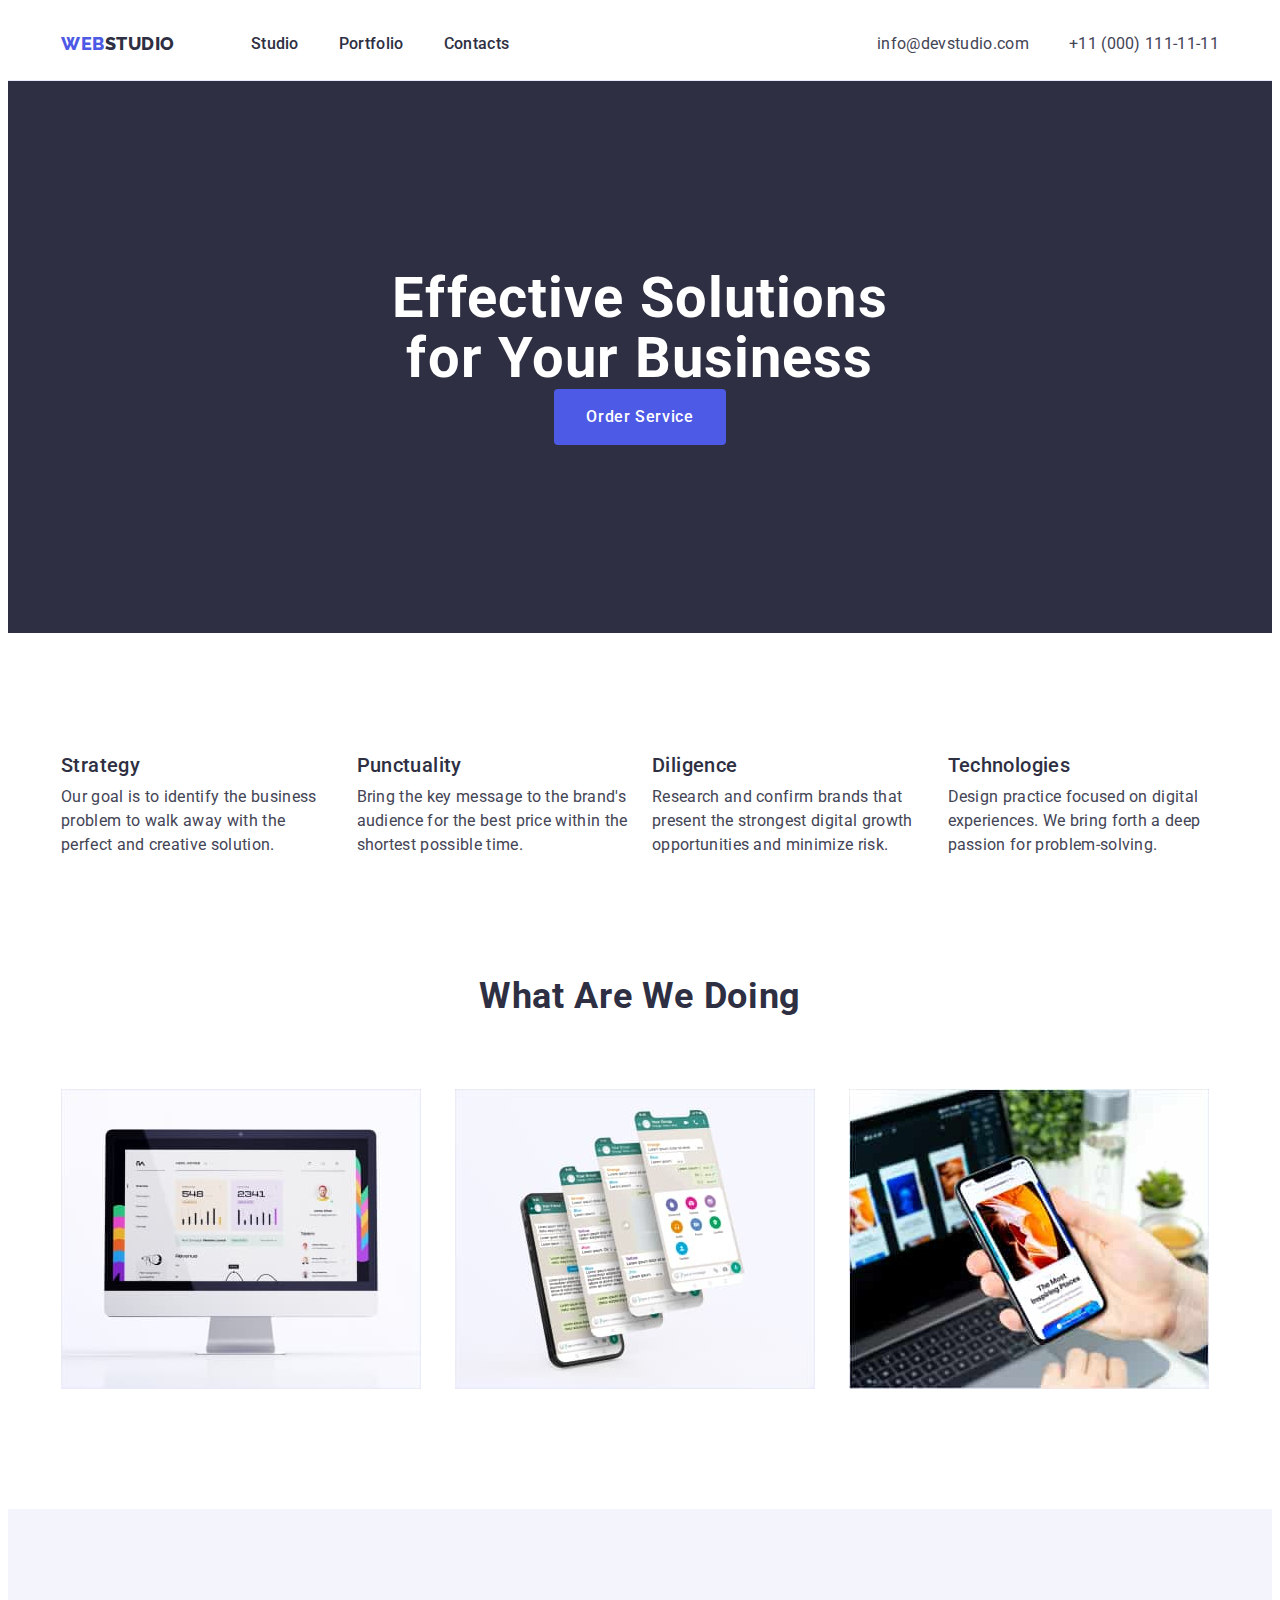
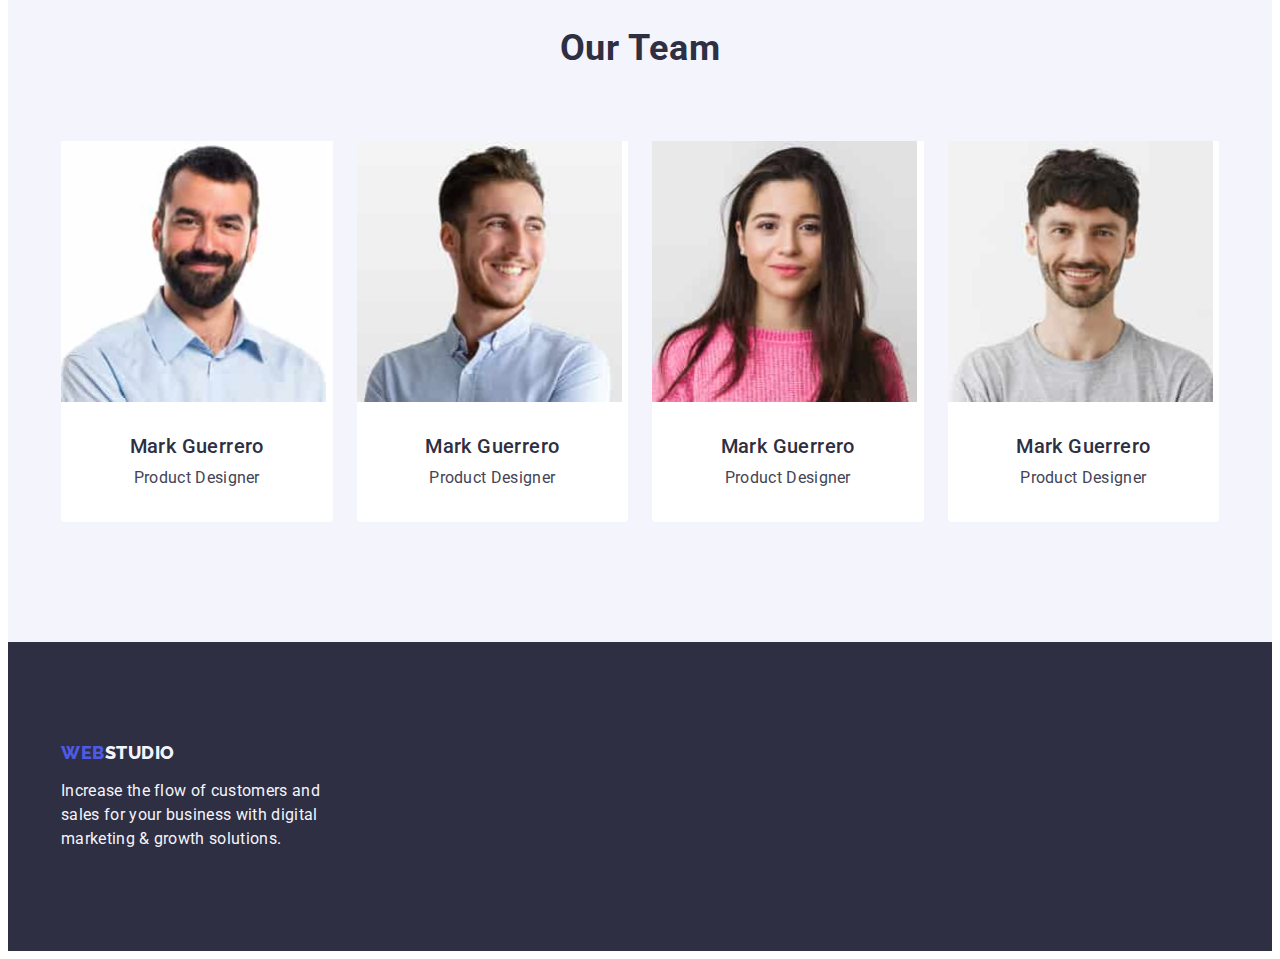
<file: index.html>
<!DOCTYPE html>
<html lang="en">
<head>
    <meta charset="UTF-8">
    <meta name="viewport" content="width=device-width, initial-scale=1.0">
    <link rel="preconnect" href="https://fonts.googleapis.com">
    <link rel="preconnect" href="https://fonts.gstatic.com" crossorigin>
    <link href="https://fonts.googleapis.com/css2?family=Raleway:wght@800&family=Roboto:wght@400;500;700;900&display=swap"
          rel="stylesheet">
    <title>Studio</title>
    <link rel="stylesheet" href="https://cdnjs.cloudflare.com/ajax/libs/modern-normalize/2.0.0/modern-normalize.min.css"
        integrity="sha512-4xo8blKMVCiXpTaLzQSLSw3KFOVPWhm/TRtuPVc4WG6kUgjH6J03IBuG7JZPkcWMxJ5huwaBpOpnwYElP/m6wg=="
        crossorigin="anonymous" referrerpolicy="no-referrer" />
    <link rel="stylesheet" href="./css/style.css">
</head>
<body>
   <header class="header">
     <div class="container container-header">
        <nav class="navigation">
           <a class="header-logo link" href="./index.html">Web<span class="color">Studio</span></a>
           <ul class="site-nav list">
               <li class="list-nav"><a class="link-nav link" href="./index.html">Studio</a></li>
               <li class="list-nav"><a class="link-nav link" href="./portfolio.html">Portfolio</a></li>
               <li class="list-nav"><a class="link-nav link" href="">Contacts</a></li>
           </ul>
        </nav>
        <address class="contacts">
        <ul class="contacts-item list">
           <li class="cont-info">
               <a class="contact-link link" href="mailto:info@devstudio.com">info@devstudio.com</a>
                       </li>
           <li class="cont-info">
               <a class="contact-link link" href="tel:+11(000)111-11-11">+11 (000) 111-11-11</a>
           </li>
        </ul>
    </address>
     </div>
   </header>
   <main>
<!-- Hero section -->
      <section class="hero-section">
       <div class="container hero-container">
         <h1 class="hero-title">Effective Solutions for Your Business</h1>
         <button class="link-button" type="button">Order Service</button>
       </div>
      </section>
        <section class="section-credo">
        <div class="container">
             <h2 class="visually-hidden">Our credo</h2>
             <ul class="section-list list">
                 <li class="list-item">
                     <h3 class="list-title">Strategy</h3>
                     <p class="list-text">Our goal is to identify the business
                     problem to walk away with the perfect and creative solution.</p>
                 </li>
                 <li class="list-item">
                     <h3 class="list-title">Punctuality</h3>
                     <p class="list-text">Bring the key message to the brand's audience for the best price within the shortest possible time.</p>
                 </li>
                 <li class="list-item">
                     <h3 class="list-title">Diligence</h3>
                     <p class="list-text">Research and confirm brands that present the strongest digital growth opportunities and minimize risk.</p>
                 </li>
                 <li class="list-item">
                     <h3 class="list-title">Technologies</h3>
                     <p class="list-text">Design practice focused on digital experiences. We bring forth a deep passion for problem-solving.</p>
                 </li>
             </ul>
        </div>
      </section>
      <section class="section-work">
      <div class="container">
        <h2 class="section-title">What are we doing</h2>
          <ul class="section-list list">
              <li class="list-img"><img src="./images/img1.jpg" alt="monitor" width="360"></li>
              <li class="list-img"><img src="./images/img2.jpg" alt="telephone" width="360"></li>
              <li class="list-img"><img src="./images/img3.jpg" alt="laptop and phone" width="360"></li>
          </ul>
      </div>
      </section>
      <section class="section-team">
       <div class="container team-container">
         <h2 class="section-title">Our Team</h2>
         <ul class="section-list-team list">
             <li class="list-team">
                 <img src="./images/img4.jpg" alt="Man Product Designer" width="265">
                 <div class="group">
                    <h3 class="list-title">Mark Guerrero</h3>
                    <p class="list-text">Product Designer</p>
                 </div>
             </li>
             <li class="list-team">
                 <img src="./images/img5.jpg" alt="Man Frontend Develope" width="265">
                 <div class="group">
                    <h3 class="list-title">Mark Guerrero</h3>
                    <p class="list-text">Product Designer</p>
                 </div>
             </li>
             <li class="list-team">
                 <img src="./images/img6.jpg" alt="Woman Marketing" width="265">
                 <div class="group">
                    <h3 class="list-title">Mark Guerrero</h3>
                    <p class="list-text">Product Designer</p>
                 </div>
             </li>
             <li class="list-team">
                 <img src="./images/img7.jpg" alt="ManUI Designe" width="265">
                 <div class="group">
                    <h3 class="list-title">Mark Guerrero</h3>
                    <p class="list-text">Product Designer</p>
                 </div>
             </li>
         </ul>
       </div>
      </section>
   </main>
   <footer class="footer">
    <div class="container">
        <a class="logo-footer link" href="./index.html">Web<span class="color-footer">Studio</span></a>
          <p class="footer-text">Increase the flow of customers and
             sales for your business with digital
              marketing & growth solutions.</p>
    </div>
   </footer> 
</body>
</html>
</file>
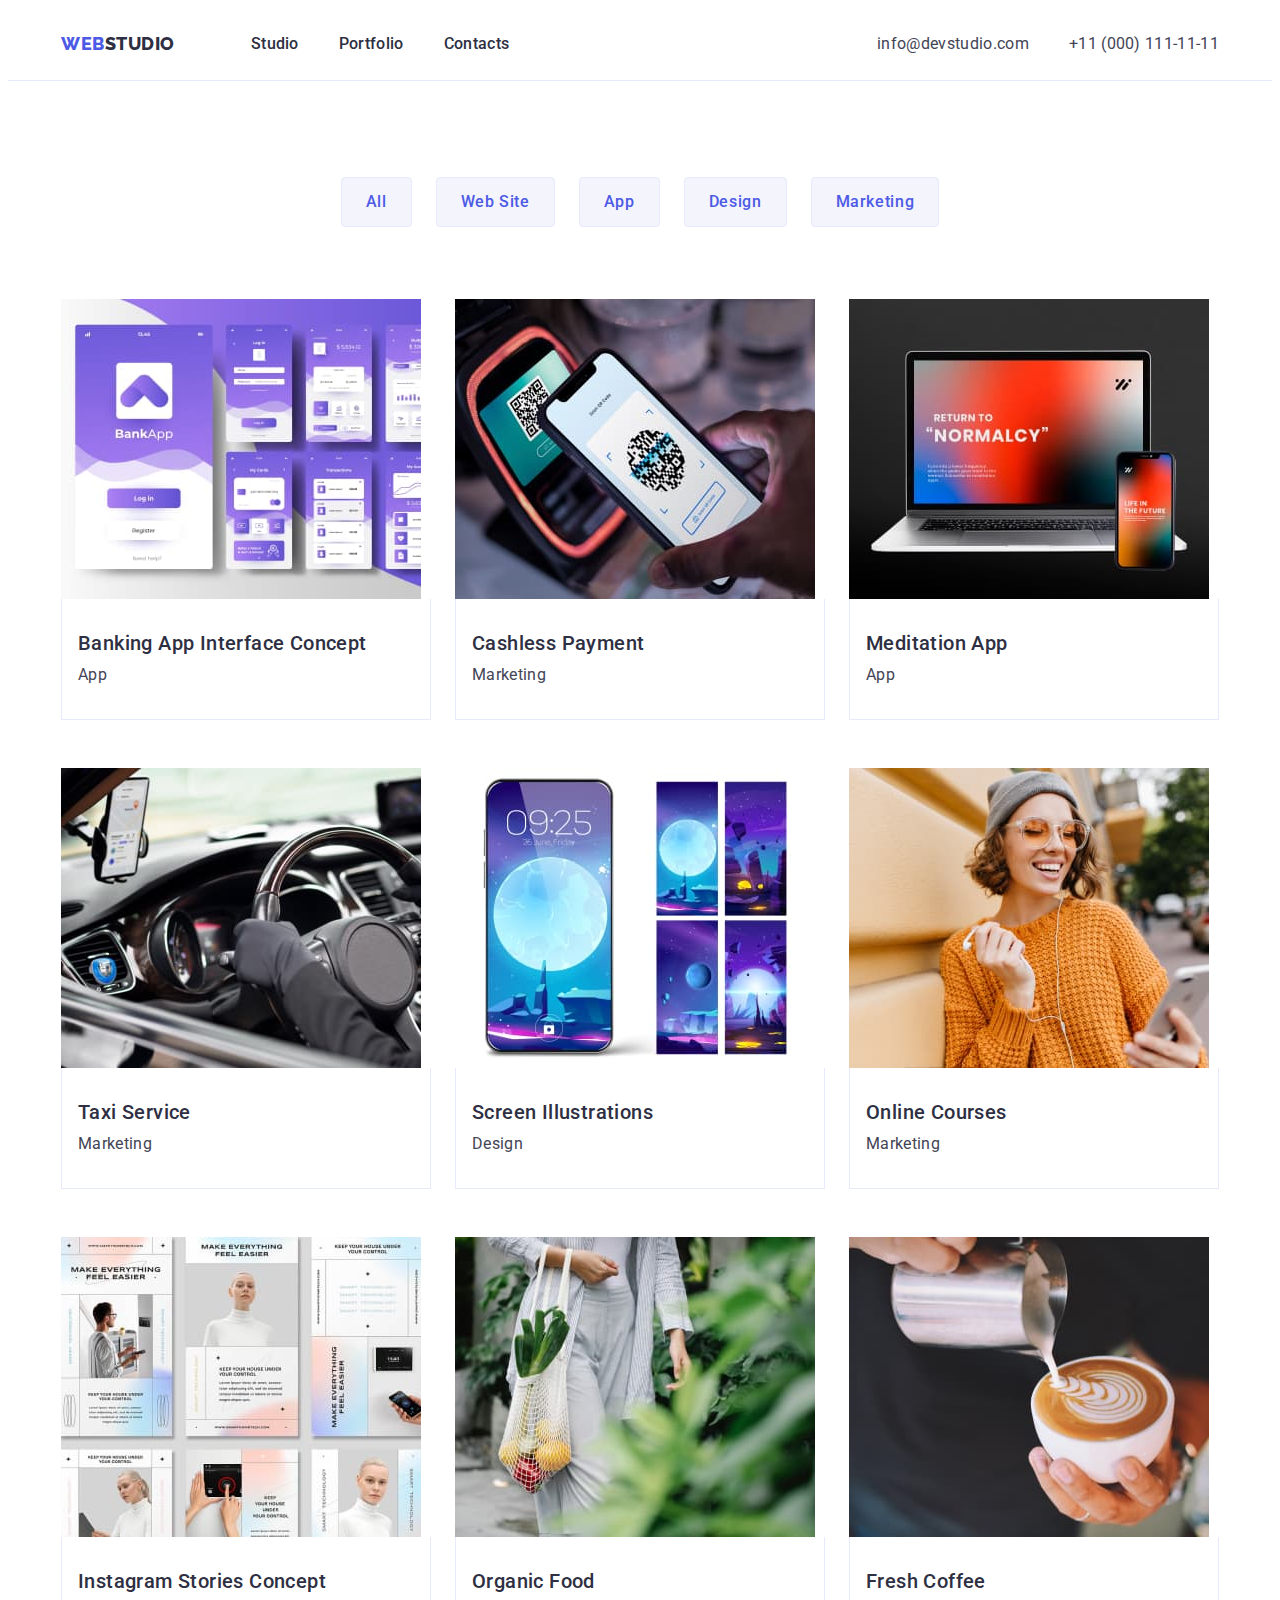
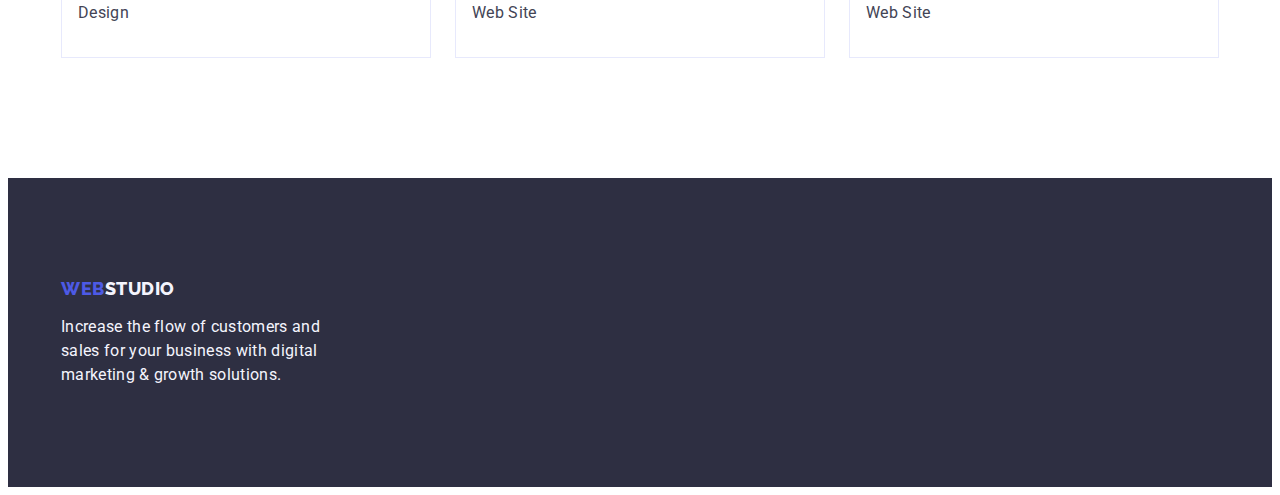
<file: portfolio.html>
<!DOCTYPE html>
<html lang="en">
<head>
    <meta charset="UTF-8">
    <meta name="viewport" content="width=device-width, initial-scale=1.0">
    <link rel="preconnect" href="https://fonts.googleapis.com">
    <link rel="preconnect" href="https://fonts.gstatic.com" crossorigin>
    <link href="https://fonts.googleapis.com/css2?family=Raleway:wght@800&family=Roboto:wght@400;500;700;900&display=swap"
        rel="stylesheet">
    <title>Portfolio</title>
    <link rel="stylesheet" href="https://cdnjs.cloudflare.com/ajax/libs/modern-normalize/2.0.0/modern-normalize.min.css"
      integrity="sha512-4xo8blKMVCiXpTaLzQSLSw3KFOVPWhm/TRtuPVc4WG6kUgjH6J03IBuG7JZPkcWMxJ5huwaBpOpnwYElP/m6wg=="
      crossorigin="anonymous" referrerpolicy="no-referrer" />
    <link rel="stylesheet" href="./css/style.css">
</head>
<body>
    <header class="header">
      <div class="container container-header">
        <nav class="navigation">
          <a class="header-logo link" href="./index.html">Web<span class="color">Studio</span></a>
          <ul class="site-nav list">
            <li class="list-nav"><a class="link-nav link" href="./index.html">Studio</a></li>
            <li class="list-nav"><a class="link-nav link" href="./portfolio.html">Portfolio</a></li>
            <li class="list-nav"><a class="link-nav link" href="">Contacts</a></li>
          </ul>
        </nav>
        <address class="contacts">
          <ul class="contacts-item list">
            <li>
              <a class="contact-link link" href="mailto:info@devstudio.com">info@devstudio.com</a>
            </li>
            <li>
              <a class="contact-link link" href="tel:+11(000)111-11-11">+11 (000) 111-11-11</a>
            </li>
          </ul>
        </address>
      </div>
    </header>
    <main>
       <section class="portfoilo-section">
        <div class="container">
          <h1 class="visually-hidden">our work</h1>
           <ul class="list-btn list">
              <li class="btn-item"><button type="button" class="portfolio-btn link">All</button></li>
              <li class="btn-item"><button type="button" class="portfolio-btn link">Web Site</button></li>
              <li class="btn-item"><button type="button" class="portfolio-btn link">App</button></li>
              <li class="btn-item"><button type="button" class="portfolio-btn link">Design</button></li>
              <li class="btn-item"><button type="button" class="portfolio-btn link">Marketing</button></li>
           </ul>
             <!-- What are we doing -->
              <ul class="list-presentation list">
                <li class="list-made">
                  <a href="" class="list-img link">
              <img class="portfolio-img" src="./images/img8.jpg" alt="banking app interface" width="360">
              <div class="categories">
                <h2 class="title-portfolio">Banking App Interface Concept</h2>
                <p class="text-portfolio">App</p>
              </div>
              </a>
              </li>
                <li class="list-made">
                  <a href="" class="list-img link">
              <img class="portfolio-img" src="./images/img9.jpg" alt="image of qr code on phone" width="360">
              <div class="categories">
                <h2 class="title-portfolio">Cashless Payment</h2>
                <p class="text-portfolio">Marketing</p>
              </div>
              </a>
              </li>
                <li class="list-made">
                  <a href="" class="list-img link">
              <img class="portfolio-img" src="./images/img10.jpg" alt="laptop" width="360">
              <div class="categories">
                <h2 class="title-portfolio">Meditation App</h2>
                <p class="text-portfolio">App</p>
              </div>
              </a>
              </li>
                <li class="list-made"> 
                  <a href="" class="list-img link">
              <img class="portfolio-img" src="./images/img11.jpg" alt="car interior" width="360">
              <div class="categories">
                <h2 class="title-portfolio">Taxi Service</h2>
                <p class="text-portfolio">Marketing</p>
              </div>
              </a>
              </li>
                <li class="list-made">
                  <a href="" class="list-img link">
              <img class="portfolio-img" src="./images/img12.jpg" alt="phone desktop" width="360">
              <div class="categories">
                <h2 class="title-portfolio">Screen Illustrations</h2>
                <p class="text-portfolio">Design</p>
              </div>
              </a>
              </li>
                <li class="list-made">
                  <a href="" class="list-img link">
              <img class="portfolio-img" src="./images/img13.jpg" alt="girl in glasses" width="360">
              <div class="categories">
                <h2 class="title-portfolio">Online Courses</h2>
                <p class="text-portfolio">Marketing</p>
              </div>
              </a>
              </li>
              <li class="list-made">
                  <a href="" class="list-img link">
              <img class="portfolio-img" src="./images/img14.jpg" alt="instagram stories" width="360">
              <div class="categories">
                <h2 class="title-portfolio">Instagram Stories Concept</h2>
                <p class="text-portfolio">Design</p>
              </div>
              </a>
              </li>
                <li class="list-made">
                  <a href="" class="list-img link">
              <img class="portfolio-img" src="./images/img15.jpg" alt="bag with vegetables" width="360">
              <div class="categories">
                <h2 class="title-portfolio">Organic Food</h2>
                <p class="text-portfolio">Web Site</p>
              </div>
              </a>
              </li>
                <li class="list-made">
                  <a href="" class="list-img link">
              <img class="portfolio-img" src="./images/img16.jpg" alt="coffee cup pattern" width="360">
              <div class="categories">
                <h2 class="title-portfolio">Fresh Coffee</h2>
                <p class="text-portfolio">Web Site</p>
              </div>
              </a>
              </li>
          </ul>
        </div>
    </section>
   </main>
<footer class="footer">
    <div class="container">
      <a class="logo-footer link" href="./index.html">Web<span class="color-footer">Studio</span></a>
      <p class="footer-text">Increase the flow of customers and
          sales for your business with digital
          marketing & growth solutions.</p>
    </div>
</footer>
</body>
</html>
</file>
<file: css/style.css>
:root {
    --slate:#434455;
    --white:#ffffff;
    --navy-blue: #2E2F42;
    --iris:#4D5AE5;
    --cloud:#F4F4FD;
    --ocean:#404BBF;
    --green:#31D0AA;
    --light-slate:#8E8F99;
    --cornflower:#E7E9FC;
    --grey:#2E2F42;
    --navy-blue-modal:#2E2F42;
    --dairy:#FCFCFC;
    
}
h1,h2,h3,h4,h5,h6,p{
    margin-bottom: 0;
    margin-top: 0;
}
ul{
    margin-bottom: 0;
    margin-top: 0;
    padding-left: 0;
    
}
img{
    display: block;
    max-width: 100%;
    height: auto;
}
body{
    font-family:"Roboto",sans-serif;
    color:var(--slate);
    background-color:var(--white);
    
}
.container{
    width: 100%;
    max-width: 1158px;
    padding-left: 15px;
    padding-right: 15px;
    margin: 0 auto;
}

.visually-hidden {
    position: absolute;
    width: 1px;
    height: 1px;
    margin: -1px;
    border: 0;
    padding: 0;
    white-space: nowrap;
    clip-path: inset(100%);
    clip: rect(0 0 0 0);
    overflow: hidden;
}
.link{
    text-decoration: none;
    }
.list{
    list-style: none;
    }
/* ----header---- */
.header{
    background-color: var(--white);
    border-bottom: 1px solid var(--cornflower, #E7E9FC);
    }
.container-header{
    display: flex;
    align-items: center;
    justify-content: space-between;
    
}
.navigation{
    display: flex;
    align-items: center;
     
}
.header-logo{
    color: var(--iris);
    font-size: 18px;
    font-family: Raleway,sans-serif;
    font-style: normal;
    font-weight: 800;
    line-height: 1.17;
    letter-spacing: 0.03em;
    text-transform: uppercase;
     margin-right: 76px;
     padding: 25px 0;   
}
.color{
    color: var(--navy-blue);
    font-size: 18px;
    font-weight: 800;
    line-height: 1.17;
    letter-spacing: 0.03em;
    text-transform: uppercase;
}
.site-nav{
    display: flex;
    gap: 40px;
    
}
.list-nav{
   
}
 .link-nav{
    padding: 24px 0;
    display: block;
    
 }
.link-nav.link{
    color:var(--navy-blue);
    font-size: 16px;
    font-weight: 500;
    line-height: 1.5;
    letter-spacing:0.02em
    
}
.link-nav:hover,
.link-nav:focus{
    color:var(--ocean);
}
.link-nav:active{
    text-decoration: underline;
}
.contacts{
    font-style: normal;
}
.contacts-item{
    display: flex;
    gap: 40px;
        
}
.cont-info{
  
   
}
.contacts-item .contact-link{
    color: var(--slate);
    font-size: 16px;
    line-height: 1.5;
    letter-spacing:0.02em;
    padding: 24px 0;
    }
.contact-link:active,
.contact-link:hover,
.contact-link:focus{
    color:var(--ocean);
}
/** --------Hero section ----*/


.hero-section{
background: var(--navy-blue);
padding: 188px 0;
}
.hero-container{
       
   
}
.hero-title{
        color: var(--white);
        text-align: center;
        font-size: 56px;
        font-weight: 700;
        line-height:1.07;
        letter-spacing: 0.02em;
        margin-bottom: 48px;
        margin: 0 auto;
        max-width: 496px
        
    }
.link-button{
        color: var(--white);
        font-size: 16px;
        font-family: inherit;
        font-weight: 500;
        line-height: 1.5;
        letter-spacing: 0.04em;
        background: var(--iris);
        cursor:pointer;
        display: block;
        margin: 0 auto;
        padding: 16px 32px;
        border-radius: 4px;
        min-width: 169px;
        height: 56px;
        border: none;
                    
     }
.link-button:hover,.link-button:focus{
    background-color: var(--ocean);
}
/*  Section credo,work,team */
.section-credo{
    padding-top: 120px;
    padding-bottom: 120px;
}
.section-work{
    padding-bottom: 120px;
}

.section-list{
    display: flex;
     gap: 24px;
    }
.list-img{
    width: calc((100% - 48px) / 3);
}   
.list-item{
    width: calc((100% - 24px * 3) / 4);
    
}
.section-team{
    background-color:var(--cloud);
    padding: 120px 0;
      
}
.team-container{
   
}
.section-title{
        color: var(--navy-blue);
        text-align: center;
        font-size: 36px;
        font-weight: 700;
        line-height: 1.11;
        letter-spacing: 0.02em;
        text-transform: capitalize;
         margin-bottom: 72px;
     }
    .section-list-team{
        display: flex;
        gap: 24px;
        
        
    }
    .list-team{
        background-color: var(--white);
        text-align: center;
        width: calc((100% - 72px) / 4);
        border-radius: 0px 0px 4px 4px;
        
     
    }
    .group{
        padding: 32px 16px;
    }
    .list-title{
        color: var(--navy-blue);
        font-size: 20px;
        font-weight: 500;
        line-height: 1.2;
        letter-spacing: 0.02em;
         margin-bottom: 8px; 
       
    }
    .list-text{
        color: var(--slate);
        font-size: 16px;
        line-height: 1.5;
        letter-spacing: 0.02em;
                    
    }


/* ------FOOTER--------------- */

.footer{
        background-color:var(--navy-blue);
        padding: 100px 0;
       
}
.footer-container{
   
}
.logo-footer{
    color: var(--iris);
    font-size: 18px;
    font-family: Raleway,sans-serif;
    font-weight: 800;
    line-height: 1.17;
    letter-spacing: 0.03em;
    text-transform: uppercase;
    padding-left: 0;
    display: inline-block;
    margin-bottom: 16px;
}
.color-footer{
        color:var(--cloud);
        font-size: 18px;
         font-weight: 800;
        line-height: 1.17;
        letter-spacing: 0.03em;
        text-transform: uppercase;
}
.footer-text{
        color:var(--cloud);
        font-size: 16px;
        line-height:1.5;
        letter-spacing: 0.02em;
        display: flex;
        width: 100%;
        max-width: 264px;
        
      }



/* ----------_________PORTFOLIO___________-------- */

.portfoilo-section {
padding: 96px 0 120px 0;
}

.list-btn {
    display: flex;
    margin-bottom: 72px;
    gap: 24px;
    justify-content: center;
}
.btn-item{
    
}
.portfolio-btn {
    color:var(--iris);
    text-align: center;
     font-size: 16px;
    font-family:inherit;
    font-weight: 500;
    line-height: 1.5;
    letter-spacing: 0.04em;
    background-color:var(--cloud);
    cursor: pointer;
    padding: 12px 24px;
    border-radius: 4px;
    border: 1px solid var(--cornflower);
    background: var(--cloud);
}
.portfolio-btn:hover,.portfolio-btn:focus{
        color:var(--white);
        background-color: var(--ocean);
        border: 1px solid transparent;
}

.presentation {}

.list-presentation {
    display: flex;
    flex-wrap: wrap;
    gap: 48px 24px;
   
}

.list-made {
    width: calc((100% - 48px) / 3) ;
    
}
.portfolio-img{
    display: block;
    max-width: 100%;
}
.categories{
    padding: 32px 16px;
    border: 1px solid var(--cornflower);
    border-top: none;
  
}
.title-portfolio {
        color:var(--navy-blue);
        font-size: 20px;
        font-weight: 500;
        line-height: 1.2;
        letter-spacing: 0.02em;
        margin-bottom: 8px;
}

.text-portfolio {
        color:var(--slate);
        font-size: 16px;
        line-height:1.5;
        letter-spacing: 0.02em;
        
}
</file>
